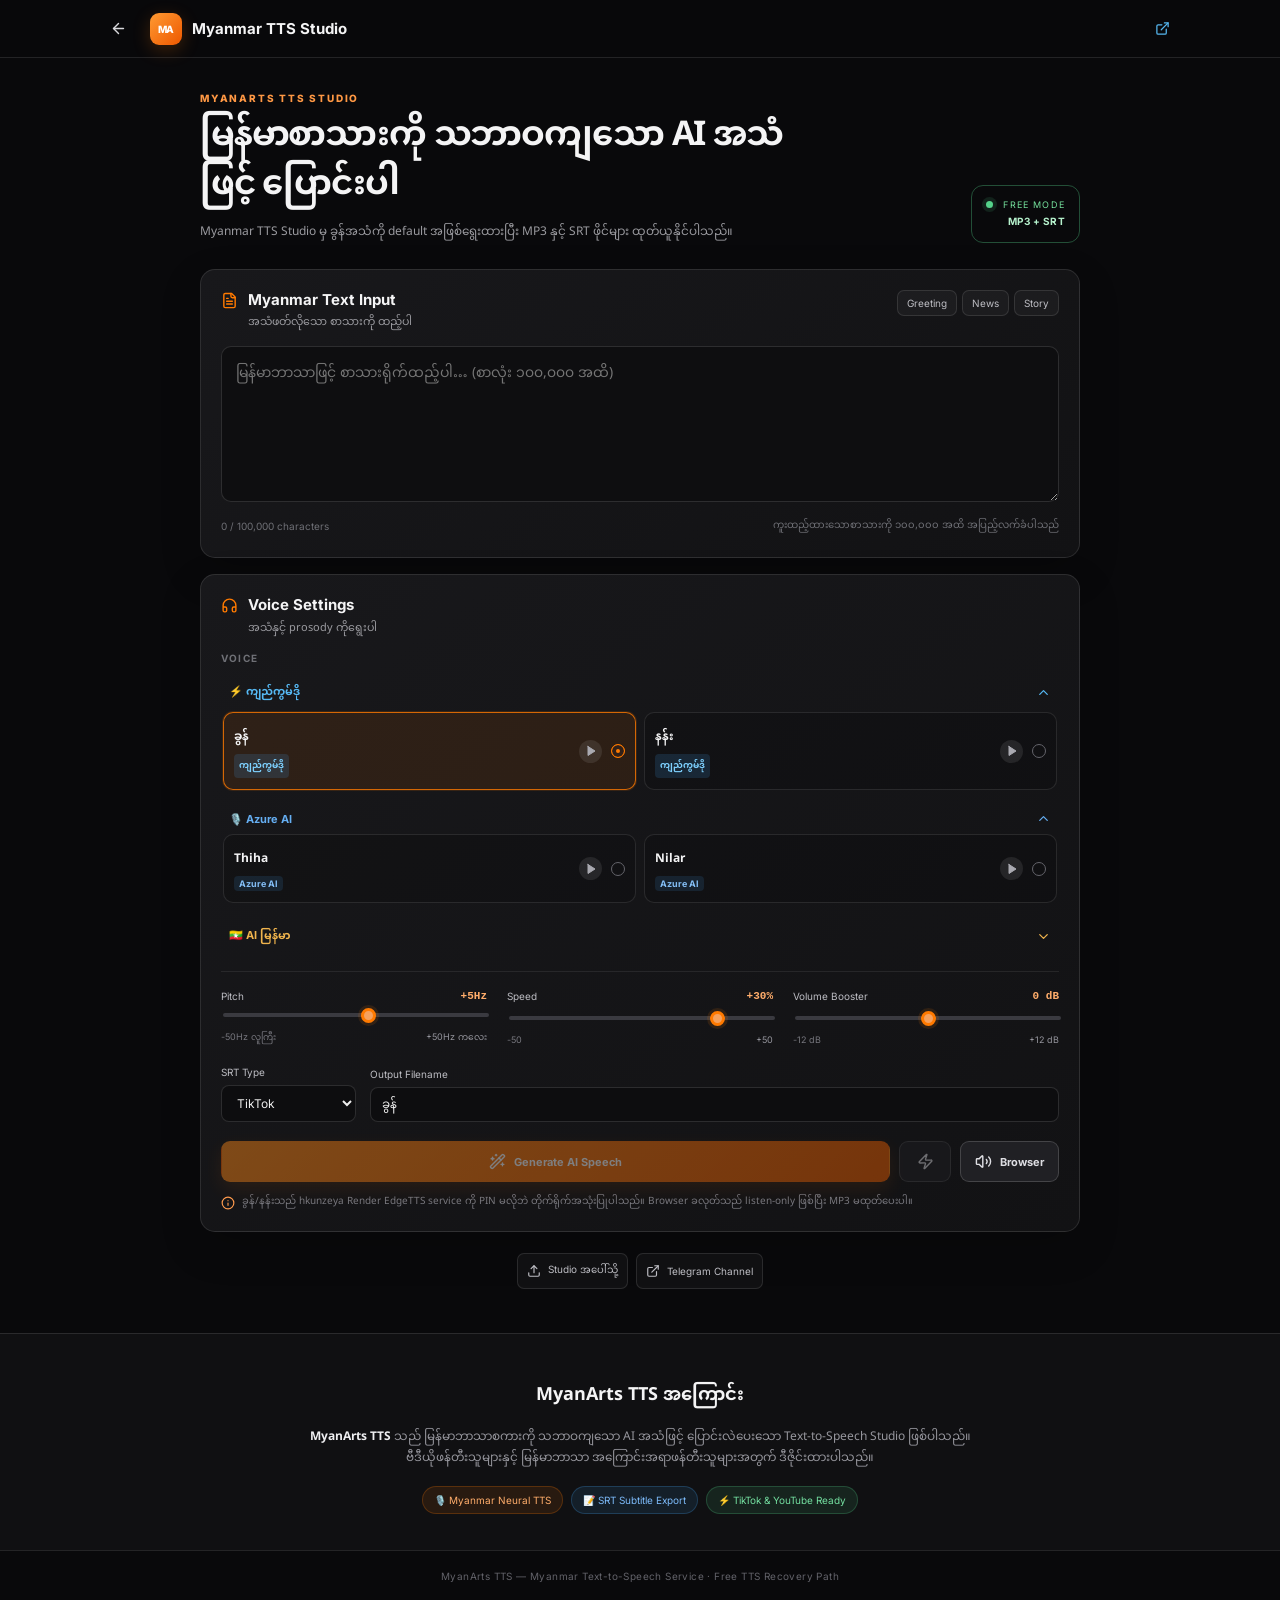
<file: index.html>
<!doctype html>
<html lang="my">
  <head>
    <meta charset="UTF-8" />
    <meta name="viewport" content="width=device-width, initial-scale=1.0" />
    <meta name="theme-color" content="#090b18" />
    <title>MyanArts Free TTS Studio</title>
    <script type="module" crossorigin src="./assets/index-BSw-ufCq.js"></script>
    <link rel="stylesheet" crossorigin href="./assets/index-tdSjpja9.css">
  </head>
  <body>
    <div id="root"></div>
  </body>
</html>
</file>
<file: assets/index-tdSjpja9.css>
@import"https://fonts.googleapis.com/css2?family=Inter:wght@400;500;600;700;800&family=Noto+Sans+Myanmar:wght@400;500;600;700&display=swap";:root{font-family:Inter,Noto Sans Myanmar,sans-serif;color:#f4f4f5;background:#09090b;font-synthesis:none;text-rendering:optimizeLegibility;--bg: #09090b;--surface: #111113;--card: #171719;--card-2: #1e1e21;--line: rgba(255, 255, 255, .11);--muted: #9a9a9f;--muted-2: #6f7076;--text: #f4f4f5;--primary: #ff7a00;--primary-dark: #dc5f00;--orange-soft: rgba(255, 122, 0, .14);--green: #55d28a;--blue: #42a5f5;--danger: #ff6077}*{box-sizing:border-box}body{margin:0;min-width:320px;background:var(--bg)}button,input,textarea,select{font:inherit}button,a{-webkit-tap-highlight-color:transparent}button:not(:disabled),a[href]{cursor:pointer}.legacy-page{min-height:100vh;color:var(--text);background:#09090b;padding-bottom:36px}.legacy-nav{position:sticky;top:0;z-index:20;height:58px;border-bottom:1px solid var(--line);background:#09090bf2;-webkit-backdrop-filter:blur(13px);backdrop-filter:blur(13px)}.legacy-nav-inner{max-width:1120px;height:100%;margin:0 auto;padding:0 22px;display:flex;align-items:center;gap:16px}.legacy-back,.legacy-telegram{color:#d8d8dc;display:inline-flex;align-items:center;justify-content:center;text-decoration:none;width:32px;height:32px;border-radius:8px;transition:background .16s,color .16s}.legacy-back:hover,.legacy-telegram:hover{background:#ffffff14;color:#fff}.legacy-brand{display:flex;align-items:center;gap:10px;font-weight:700;font-size:15px;flex:1}.legacy-logo{width:32px;height:32px;display:grid;place-items:center;border-radius:9px;color:#fff;background:linear-gradient(135deg,#ff9a32,#ed5800);font-size:10px;font-weight:800;letter-spacing:-.08em;box-shadow:0 5px 18px #ff7a0038}.legacy-telegram{color:#55b7f0}.legacy-main{width:min(100% - 32px,880px);margin:0 auto;padding:28px 0 20px}.legacy-intro{display:flex;align-items:flex-end;justify-content:space-between;gap:24px;margin:0 0 26px}.legacy-eyebrow{display:inline-block;color:#ff9844;font-size:10px;font-weight:800;letter-spacing:.18em;margin-bottom:9px}.legacy-intro h1{font-family:Noto Sans Myanmar,Inter,sans-serif;margin:0;font-size:clamp(23px,3.7vw,34px);line-height:1.45;letter-spacing:-.035em;max-width:620px}.legacy-intro p{font-family:Noto Sans Myanmar,Inter,sans-serif;margin:10px 0 0;color:var(--muted);line-height:1.75;font-size:12px;max-width:620px}.legacy-live{flex:0 0 auto;border:1px solid rgba(85,210,138,.35);color:#75e19d;border-radius:12px;padding:12px 14px;font-size:9px;line-height:1.65;letter-spacing:.13em;text-align:right}.legacy-live span{display:inline-block;width:7px;height:7px;border-radius:50%;background:var(--green);box-shadow:0 0 0 4px #55d28a1f;margin-right:6px}.legacy-live b{color:#b6f2cd;font-size:10px;letter-spacing:.05em}.legacy-card,.legacy-status-card{background:linear-gradient(145deg,#18181b,#121214);border:1px solid var(--line);border-radius:15px;box-shadow:0 15px 40px #0000002e;padding:20px;margin-bottom:16px}.legacy-card-header{display:flex;justify-content:space-between;align-items:flex-start;gap:18px;margin-bottom:16px}.legacy-title{display:flex;align-items:flex-start;gap:10px}.legacy-title>svg{color:var(--primary);margin-top:2px;flex:0 0 auto}.legacy-title h2{font-size:15px;line-height:1.35;margin:0;font-weight:700}.legacy-title p{display:flex;align-items:center;gap:4px;color:var(--muted);font-family:Noto Sans Myanmar,Inter,sans-serif;font-size:11px;line-height:1.5;margin:4px 0 0}.legacy-samples{display:flex;gap:5px;flex-wrap:wrap;justify-content:flex-end}.legacy-samples button,.legacy-bottom-actions button,.legacy-bottom-actions a{border:1px solid var(--line);color:#bdbdc3;background:#ffffff09;border-radius:7px;padding:6px 9px;font-size:10px;text-decoration:none}.legacy-samples button:hover,.legacy-bottom-actions button:hover,.legacy-bottom-actions a:hover{border-color:#ff7a0099;color:#ffad6b}textarea{width:100%;min-height:156px;resize:vertical;border:1px solid rgba(255,255,255,.13);outline:none;border-radius:10px;padding:14px;color:#f0f0f2;background:#0e0e10;font-family:Noto Sans Myanmar,Inter,sans-serif;font-size:14px;line-height:1.85;transition:border .16s,box-shadow .16s}textarea:focus{border-color:#ff7a00cc;box-shadow:0 0 0 3px #ff7a001f}textarea:disabled{opacity:.65}.legacy-input-footer{display:flex;justify-content:space-between;align-items:center;gap:12px;color:var(--muted-2);font-size:10px;margin-top:9px}.legacy-input-footer .warning{color:#ffb267}.legacy-label{color:var(--muted-2);font-size:10px;letter-spacing:.12em;font-weight:700;margin:0 0 8px}.legacy-group{margin-top:7px}.legacy-group-toggle{width:100%;display:flex;justify-content:space-between;align-items:center;border:0;border-radius:8px;color:#56b9f4;background:transparent;padding:8px;font-size:11px;font-weight:700;text-align:left}.legacy-group-toggle:hover{background:#ffffff0b}.legacy-group-toggle.azure{color:#65aef2}.legacy-group-toggle.myanmar{color:#f0b44d}.legacy-voice-grid{display:grid;grid-template-columns:repeat(2,minmax(0,1fr));gap:8px;padding:0 2px 6px}.legacy-voice-card{position:relative;min-width:0;display:flex;align-items:center;gap:9px;border:1px solid rgba(255,255,255,.1);background:#00000029;border-radius:10px;padding:11px 10px;cursor:pointer;transition:border .16s,background .16s,transform .16s}.legacy-voice-card:hover{background:#ffffff0d;transform:translateY(-1px)}.legacy-voice-card.selected{border-color:#ff7a00cc;background:#ff7a001a;box-shadow:0 0 0 1px #ff7a0024}.legacy-voice-card.disabled{opacity:.5;cursor:not-allowed;transform:none}.legacy-voice-copy{display:grid;gap:4px;flex:1;min-width:0}.legacy-voice-copy strong{font-family:Noto Sans Myanmar,Inter,sans-serif;font-size:12px;white-space:nowrap;overflow:hidden;text-overflow:ellipsis}.legacy-badge{width:max-content;border-radius:4px;padding:2px 5px;font-size:9px;font-weight:700}.legacy-badge.fast{color:#7ed1ff;background:#42a5f526}.legacy-badge.azure{color:#83bdf4;background:#42a5f51f}.legacy-badge.ai{color:#f2c46b;background:#f0b44d24}.legacy-preview{display:grid;place-items:center;width:23px;height:23px;border:0;border-radius:50%;color:#aaaab1;background:#ffffff17}.legacy-preview:hover{color:#fff;background:#ff7a0040}.legacy-radio{width:14px;height:14px;border:1px solid #64646b;border-radius:50%;flex:0 0 auto}.legacy-radio.checked{border-color:var(--primary);background:var(--primary);box-shadow:inset 0 0 0 4px #302019}.legacy-pin-box{margin-top:12px;border-top:1px solid rgba(255,255,255,.08);padding-top:14px}.legacy-pin-box label{display:grid;gap:7px;color:#bcbcc2;font-size:11px}.legacy-pin-box label b{color:#70d99c;font-weight:500;font-size:10px}.legacy-pin-box input,.filename-field input,.legacy-inline-controls select{width:100%;border:1px solid rgba(255,255,255,.13);border-radius:8px;background:#0d0d0f;color:#eee;padding:9px 11px;outline:none;font-size:12px}.legacy-pin-box input:focus,.filename-field input:focus,.legacy-inline-controls select:focus{border-color:#ff7a00cc;box-shadow:0 0 0 3px #ff7a001a}.legacy-pin-box small{display:block;color:var(--muted-2);font-size:10px;line-height:1.6;margin-top:7px}.legacy-slider-grid{display:grid;grid-template-columns:repeat(3,minmax(0,1fr));gap:20px;border-top:1px solid rgba(255,255,255,.08);margin-top:15px;padding-top:18px}.legacy-slider-grid label{display:grid;gap:9px;color:#bdbdc3;font-size:10px}.legacy-slider-grid label>span{display:flex;justify-content:space-between;gap:8px}.legacy-slider-grid b{color:#ffad6b;font-family:monospace;font-size:11px}.legacy-slider-grid small{color:#77777e;display:flex;justify-content:space-between;font-size:9px}.legacy-slider-grid small i{color:#96969e;font-style:normal}input[type=range]{width:100%;height:4px;appearance:none;background:#3a3a40;border-radius:99px;accent-color:var(--primary)}input[type=range]::-webkit-slider-thumb{appearance:none;width:15px;height:15px;border:3px solid var(--primary);border-radius:50%;background:#f5a15e;box-shadow:0 0 0 3px #ff7a001f}.legacy-inline-controls{display:flex;gap:14px;align-items:flex-end;margin-top:18px}.legacy-inline-controls label{display:grid;gap:7px;color:#bdbdc3;font-size:10px}.legacy-inline-controls select{width:135px}.filename-field{flex:1}.legacy-actions{display:flex;gap:9px;margin-top:19px}.legacy-generate,.legacy-secondary,.legacy-cancel,.legacy-downloads button{display:inline-flex;align-items:center;justify-content:center;gap:8px;border:1px solid transparent;border-radius:9px;padding:11px 14px;color:#fff;font-size:11px;font-weight:700;transition:transform .16s,filter .16s,background .16s}.legacy-generate{flex:1;background:linear-gradient(135deg,#ff8a18,#ee5e00);box-shadow:0 7px 18px #ff7a0033}.legacy-generate:hover:not(:disabled),.legacy-secondary:hover:not(:disabled),.legacy-downloads button:hover{filter:brightness(1.1);transform:translateY(-1px)}.legacy-generate:disabled,.legacy-secondary:disabled{opacity:.45;cursor:not-allowed;transform:none}.legacy-secondary{min-width:52px;color:#dedee3;border-color:#ffffff29;background:#202024}.legacy-secondary.active{color:#ff9caa;border-color:#ff60778c;background:#ff607721}.legacy-note{display:flex;gap:7px;color:#78787f;font-family:Noto Sans Myanmar,Inter,sans-serif;font-size:10px;line-height:1.65;margin-top:12px}.legacy-note svg{color:#ff9b4e;flex:0 0 auto;margin-top:2px}.legacy-status-card{border-color:#ff7a0052;background:#181512}.legacy-status-heading{display:flex;justify-content:space-between;align-items:center;gap:15px}.legacy-status-heading>div>span{color:#ff9d51;font-size:9px;font-weight:800;letter-spacing:.15em}.legacy-status-heading strong{display:flex;align-items:center;gap:7px;font-family:Noto Sans Myanmar,Inter,sans-serif;color:#f1d5bc;font-size:12px;margin-top:5px}.legacy-status-heading>b{color:#ffad6b;font-size:20px}.legacy-progress{height:7px;border-radius:99px;background:#34281f;overflow:hidden;margin:16px 0 9px}.legacy-progress>div{height:100%;background:linear-gradient(90deg,#ff6400,#ffb35e);transition:width .25s ease}.legacy-progress-meta{display:flex;justify-content:space-between;color:#81766f;font-size:10px}.legacy-cancel{margin-top:14px;color:#ffb7bf;border-color:#ff607759;background:#ff607721;cursor:pointer}.legacy-error{display:flex;gap:12px;align-items:flex-start;border:1px solid rgba(255,96,119,.4);border-radius:12px;padding:16px;margin-bottom:16px;color:#ff8999;background:#201317}.legacy-error>div{flex:1;min-width:0}.legacy-error strong{display:block;font-family:Noto Sans Myanmar,Inter,sans-serif;font-size:13px}.legacy-error p{margin:6px 0;color:#f3aab3;font-family:Noto Sans Myanmar,Inter,sans-serif;font-size:11px;line-height:1.65;overflow-wrap:anywhere}.legacy-error small{color:#a76c76;font-size:10px}.legacy-error>button{border:0;color:#c98591;background:transparent;padding:2px}.legacy-result{border-color:#55d28a61}.success{color:var(--green)!important}.legacy-result audio{display:block;width:100%;height:39px;margin-top:8px}.legacy-downloads{display:flex;gap:8px;flex-wrap:wrap;margin-top:15px}.legacy-downloads button{color:#fff;border-color:#55d28a66;background:#2a734e73}.legacy-downloads button.secondary{color:#d6d6f5;border-color:#8e85e173;background:#40397873}.legacy-timing{display:flex;gap:6px;align-items:center;color:#79ca9b;font-size:10px;margin-top:12px}.legacy-timing-warning{display:flex;gap:6px;align-items:flex-start;color:#e6bd78;font-size:10px;line-height:1.6;margin-top:8px}.legacy-bottom-actions{display:flex;justify-content:center;gap:8px;flex-wrap:wrap;padding:5px 0 24px}.legacy-bottom-actions button,.legacy-bottom-actions a{display:inline-flex;gap:7px;align-items:center}.legacy-about{border-top:1px solid var(--line);padding:42px 20px 36px;text-align:center;background:#101012}.legacy-about h2{font-family:Noto Sans Myanmar,Inter,sans-serif;font-size:18px;margin:0 0 12px}.legacy-about p{max-width:680px;margin:0 auto;color:#96969d;font-family:Noto Sans Myanmar,Inter,sans-serif;font-size:12px;line-height:1.8}.legacy-about p strong{color:#efeff1}.legacy-about>div{display:flex;justify-content:center;gap:8px;flex-wrap:wrap;margin-top:16px}.legacy-about span{border-radius:999px;padding:7px 11px;font-size:10px}.legacy-about span:nth-child(1){color:#ffad6b;background:#ff7a001a;border:1px solid rgba(255,122,0,.23)}.legacy-about span:nth-child(2){color:#7dbbfa;background:#42a5f51a;border:1px solid rgba(66,165,245,.23)}.legacy-about span:nth-child(3){color:#74dfa0;background:#55d28a1a;border:1px solid rgba(85,210,138,.23)}.legacy-footer{border-top:1px solid var(--line);color:#626269;text-align:center;padding:19px 16px;font-size:10px;letter-spacing:.04em}.spin{animation:spin 1s linear infinite}@keyframes spin{to{transform:rotate(360deg)}}@media(max-width:700px){.legacy-nav-inner{padding:0 14px}.legacy-main{width:min(100% - 20px,880px);padding-top:20px}.legacy-intro{align-items:flex-start;flex-direction:column;gap:14px}.legacy-live{align-self:flex-start;text-align:left}.legacy-card,.legacy-status-card{padding:16px;border-radius:13px}.legacy-card-header{flex-direction:column;gap:11px}.legacy-samples{justify-content:flex-start}.legacy-slider-grid{grid-template-columns:1fr;gap:17px}.legacy-inline-controls{align-items:stretch;flex-direction:column}.legacy-inline-controls select{width:100%}.legacy-actions{gap:7px}.legacy-generate{min-width:0;padding-inline:10px}.legacy-secondary{min-width:45px;padding-inline:10px}.wide-only{display:none}}@media(max-width:430px){.legacy-brand{font-size:13px}.legacy-intro h1{font-size:23px}.legacy-voice-grid{grid-template-columns:1fr}.legacy-input-footer,.legacy-progress-meta{align-items:flex-start;flex-direction:column;gap:4px}.legacy-downloads button{flex:1}}@media(prefers-reduced-motion:reduce){*,*:before,*:after{animation-duration:.01ms!important;transition-duration:.01ms!important}}
</file>
